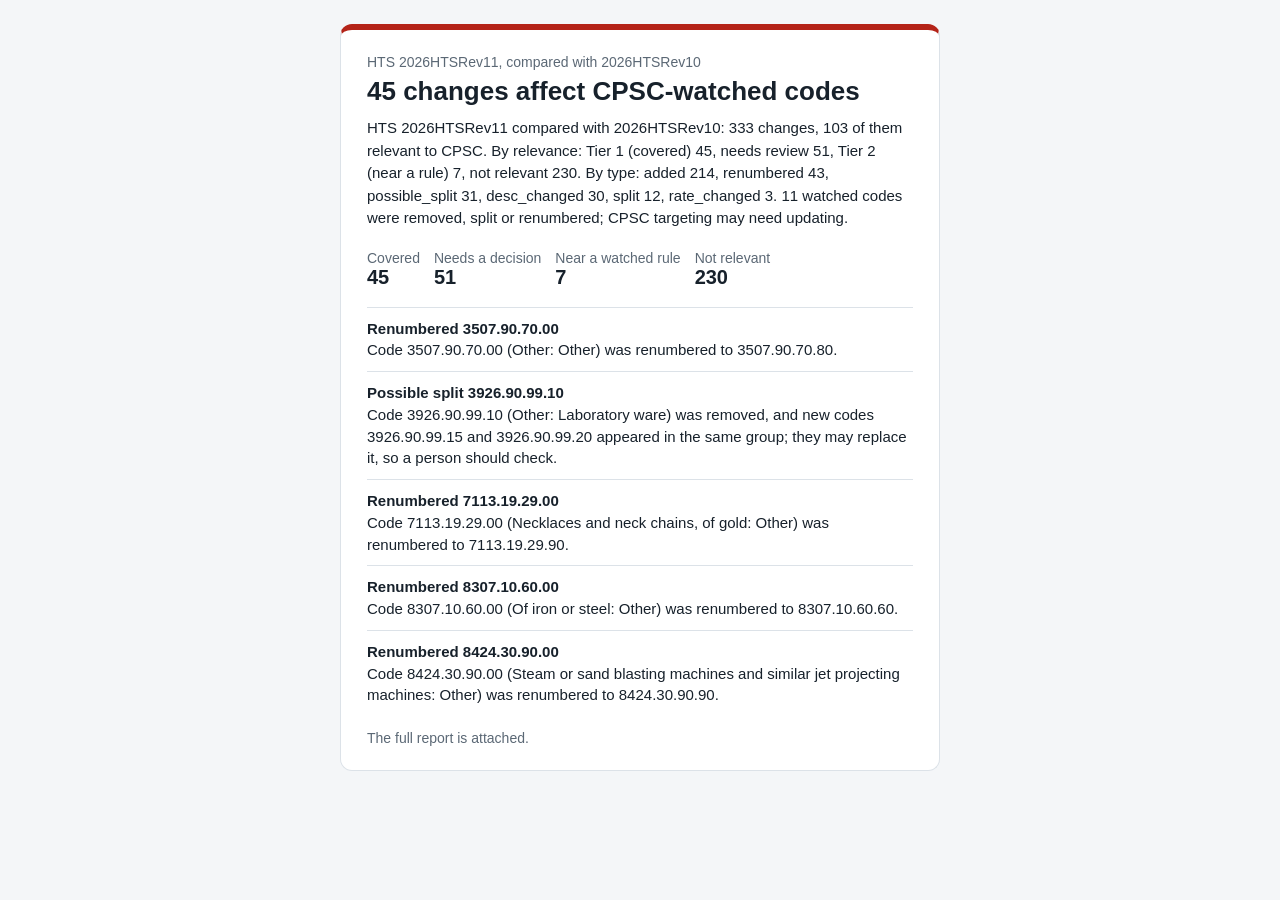
<file: docs/latest/alert_email.html>
<!doctype html>
<html lang="en"><head><meta charset="utf-8"><meta name="viewport" content="width=device-width">
<title>45 changes affect CPSC-watched codes</title></head>
<body style="margin:0;padding:24px 12px;background:#F4F6F8">
<table role="presentation" width="100%" cellpadding="0" cellspacing="0"
  style="max-width:600px;margin:0 auto;background:#FFFFFF;border:1px solid #DCE2E8;border-radius:12px;
  border-top:6px solid #B42318">
<tr><td style="padding:24px 26px">
  <table role="presentation" width="100%" cellpadding="0" cellspacing="0">
  <tr><td style="font:14px Arial,sans-serif;color:#5B6875">HTS 2026HTSRev11,
    compared with 2026HTSRev10</td></tr>
  <tr><td style="padding:6px 0 10px;font:700 26px/1.2 Arial,sans-serif;color:#17212B">
    45 changes affect CPSC-watched codes</td></tr>
  <tr><td style="font:15px/1.5 Arial,sans-serif;color:#17212B">HTS 2026HTSRev11 compared with 2026HTSRev10: 333 changes, 103 of them relevant to CPSC. By relevance: Tier 1 (covered) 45, needs review 51, Tier 2 (near a rule) 7, not relevant 230. By type: added 214, renumbered 43, possible_split 31, desc_changed 30, split 12, rate_changed 3. 11 watched codes were removed, split or renumbered; CPSC targeting may need updating.</td></tr>
  <tr><td style="padding-top:14px"><table role="presentation" cellpadding="0" cellspacing="0">
    <tr><td style="padding:6px 14px 6px 0;font:14px Arial,sans-serif;color:#5B6875">Covered<br><b style="font-size:20px;color:#17212B">45</b></td><td style="padding:6px 14px 6px 0;font:14px Arial,sans-serif;color:#5B6875">Needs a decision<br><b style="font-size:20px;color:#17212B">51</b></td><td style="padding:6px 14px 6px 0;font:14px Arial,sans-serif;color:#5B6875">Near a watched rule<br><b style="font-size:20px;color:#17212B">7</b></td><td style="padding:6px 14px 6px 0;font:14px Arial,sans-serif;color:#5B6875">Not relevant<br><b style="font-size:20px;color:#17212B">230</b></td></tr></table></td></tr>
  <tr><td style="padding-top:12px"><table role="presentation" width="100%" cellpadding="0" cellspacing="0"><tr><td style="padding:10px 0;border-top:1px solid #DCE2E8;font:15px/1.45 Arial,sans-serif;color:#17212B"><b>Renumbered 3507.90.70.00</b><br>Code 3507.90.70.00 (Other: Other) was renumbered to 3507.90.70.80.</td></tr><tr><td style="padding:10px 0;border-top:1px solid #DCE2E8;font:15px/1.45 Arial,sans-serif;color:#17212B"><b>Possible split 3926.90.99.10</b><br>Code 3926.90.99.10 (Other: Laboratory ware) was removed, and new codes 3926.90.99.15 and 3926.90.99.20 appeared in the same group; they may replace it, so a person should check.</td></tr><tr><td style="padding:10px 0;border-top:1px solid #DCE2E8;font:15px/1.45 Arial,sans-serif;color:#17212B"><b>Renumbered 7113.19.29.00</b><br>Code 7113.19.29.00 (Necklaces and neck chains, of gold: Other) was renumbered to 7113.19.29.90.</td></tr><tr><td style="padding:10px 0;border-top:1px solid #DCE2E8;font:15px/1.45 Arial,sans-serif;color:#17212B"><b>Renumbered 8307.10.60.00</b><br>Code 8307.10.60.00 (Of iron or steel: Other) was renumbered to 8307.10.60.60.</td></tr><tr><td style="padding:10px 0;border-top:1px solid #DCE2E8;font:15px/1.45 Arial,sans-serif;color:#17212B"><b>Renumbered 8424.30.90.00</b><br>Code 8424.30.90.00 (Steam or sand blasting machines and similar jet projecting machines: Other) was renumbered to 8424.30.90.90.</td></tr></table></td></tr>
  <tr><td style="padding-top:14px;font:14px Arial,sans-serif;color:#5B6875">The full report is attached.</td></tr>
  </table>
</td></tr></table>
</body></html>
</file>
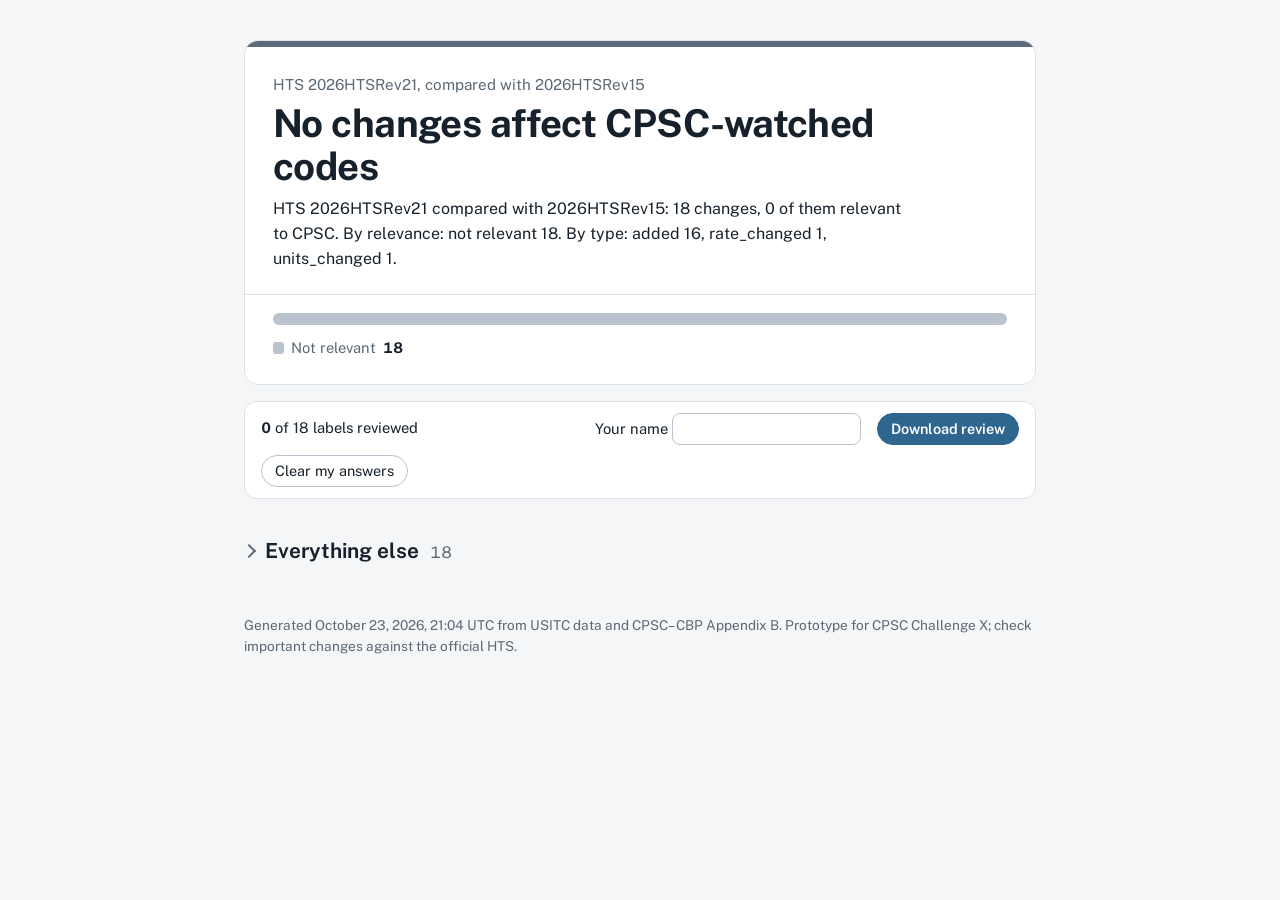
<file: data/outputs/2026HTSRev21/report.html>
<!doctype html>
<html lang="en">
<head>
<meta charset="utf-8">
<meta name="viewport" content="width=device-width, initial-scale=1">
<title>HTS 2026HTSRev21: No changes affect CPSC-watched codes</title>
<link rel="preconnect" href="https://fonts.googleapis.com">
<link href="https://fonts.googleapis.com/css2?family=Public+Sans:wght@400;500;600;700&display=swap" rel="stylesheet">
<style>
:root {
  color-scheme: light;
  --paper: #F4F6F8; --sheet: #FFFFFF; --ink: #17212B; --muted: #5B6875;
  --line: #DCE2E8; --line-strong: #B9C3CD;
  --red: #B42318; --amber: #B54708; --steel: #2F6690; --steel-soft: #6C93B5;
  --urgent: #5D6B7A;
}
@media (prefers-color-scheme: dark) {
  :root {
    color-scheme: dark;
    --paper: #12171D; --sheet: #1A2129; --ink: #E7ECF1; --muted: #9AA7B4;
    --line: #2C3540; --line-strong: #4A5664;
    --red: #F97066; --amber: #FDB022; --steel: #7CB3E0; --steel-soft: #A9C9E6;
    --urgent: #98A2B3;
  }
}
* { box-sizing: border-box; }
body { margin: 0; background: var(--paper); color: var(--ink);
  font: 400 16px/1.55 "Public Sans", "Segoe UI", system-ui, sans-serif; }
.page { max-width: 52rem; margin: 0 auto; padding: 2.5rem 1.25rem 4rem; }
a { color: inherit; }
a:focus-visible, summary:focus-visible { outline: 3px solid var(--steel); outline-offset: 2px; }
.code { font-variant-numeric: tabular-nums; font-weight: 600; letter-spacing: .01em;
  text-decoration-color: var(--line-strong); text-underline-offset: 3px; }

/* the alert card */
.alert { background: var(--sheet); border: 1px solid var(--line); border-radius: 14px; overflow: hidden; }
.alert-head { border-top: 6px solid var(--urgent); padding: 1.6rem 1.75rem 1.4rem; }
.releases { margin: 0; color: var(--muted); font-size: .95rem; }
.alert h1 { margin: .35rem 0 .6rem; font-size: clamp(1.7rem, 4.2vw, 2.4rem); line-height: 1.12;
  font-weight: 700; letter-spacing: -.015em; max-width: 26ch; }
.overview { margin: 0; max-width: 64ch; color: var(--ink); }
.alert-body { padding: 1.1rem 1.75rem 1.5rem; border-top: 1px solid var(--line); }
.strip { display: flex; gap: 3px; height: 12px; border-radius: 6px; overflow: hidden; }
.strip span { min-width: 6px; }
.legend { display: flex; flex-wrap: wrap; gap: .4rem 1.4rem; list-style: none; margin: .75rem 0 0;
  padding: 0; font-size: .92rem; color: var(--muted); }
.legend strong { color: var(--ink); font-variant-numeric: tabular-nums; margin-left: .2rem; }
.swatch { display: inline-block; width: .7rem; height: .7rem; border-radius: 3px; margin-right: .4rem;
  vertical-align: -.05rem; }

/* sections */
.section { margin-top: 2.25rem; }
.section > summary { display: flex; align-items: baseline; gap: .7rem; cursor: pointer; list-style: none; }
.section > summary::-webkit-details-marker { display: none; }
.section > summary::before { content: ""; width: .5rem; height: .5rem; border: solid var(--muted);
  border-width: 0 2px 2px 0; transform: rotate(-45deg); transition: transform .15s; align-self: center; }
.section[open] > summary::before { transform: rotate(45deg); }
.section h2 { margin: 0; font-size: 1.3rem; font-weight: 650; }
.count { color: var(--muted); font-variant-numeric: tabular-nums; }
.intro { margin: .3rem 0 1rem 1.2rem; color: var(--muted); max-width: 64ch; }
.changes { list-style: none; margin: 0; padding: 0; display: grid; gap: .6rem; }
.change { min-width: 0; background: var(--sheet); border: 1px solid var(--line); border-left: 4px solid var(--tier);
  border-radius: 10px; padding: .9rem 1.1rem; }
.change-head { display: flex; flex-wrap: wrap; align-items: baseline; gap: .3rem .75rem; }
.kind { font-weight: 600; }
.tier-name { margin-left: auto; font-size: .85rem; color: var(--muted); }
.summary { margin: .35rem 0 0; max-width: 68ch; }
.reason { margin: .45rem 0 0; font-size: .88rem; color: var(--muted); max-width: 72ch; overflow-wrap: anywhere; }

/* the memorable part: old code branching into its replacements */
.lineage { display: grid; grid-template-columns: auto 2.5rem auto; align-items: center;
  margin: .8rem 0 .1rem; width: fit-content; max-width: 100%; }
.lineage .from, .lineage .to li { border: 1.5px solid var(--line-strong); border-radius: 8px;
  padding: .3rem .7rem; background: var(--paper); white-space: nowrap; }
.lineage .from { border-color: var(--tier); justify-self: start; }
.lineage .branch { align-self: stretch; position: relative; }
.lineage .branch::before { content: ""; position: absolute; left: 0; width: 50%; top: 50%;
  border-top: 1.5px solid var(--line-strong); }
.lineage .to { list-style: none; margin: 0; padding: 0; display: grid; gap: .4rem; position: relative; }
.lineage .to li { position: relative; }
.lineage .to li::before { content: ""; position: absolute; left: calc(-1.25rem - 1.5px); width: 1.25rem;
  top: 50%; border-top: 1.5px solid var(--line-strong); }
.lineage .to::before { content: ""; position: absolute; left: calc(-1.25rem - 1.5px); top: 1rem;
  bottom: 1rem; border-left: 1.5px solid var(--line-strong); }
.lineage-note { margin: .4rem 0 0; font-size: .88rem; color: var(--amber); }

.review { display: flex; flex-wrap: wrap; align-items: center; gap: .45rem .6rem; margin-top: .75rem;
  padding-top: .65rem; border-top: 1px dashed var(--line); font-size: .9rem; }
.review-q { color: var(--muted); }
.vote, .bar-btn { font: inherit; font-size: .9rem; padding: .25rem .8rem; border-radius: 999px; cursor: pointer;
  border: 1.5px solid var(--line-strong); background: transparent; color: var(--ink); }
.vote[data-v="correct"][aria-pressed="true"] { background: var(--steel); border-color: var(--steel); color: var(--sheet); }
.vote[data-v="wrong"][aria-pressed="true"] { background: var(--amber); border-color: var(--amber); color: var(--sheet); }
.fix { display: flex; flex-wrap: wrap; gap: .45rem; flex: 1 1 100%; }
.fix[hidden] { display: none; }
.fix .note { flex: 1 1 14rem; }
.fix select, .fix input, .reviewbar input { font: inherit; font-size: .9rem; padding: .25rem .5rem;
  border: 1.5px solid var(--line-strong); border-radius: 8px; background: var(--sheet); color: var(--ink); }
.change.done { border-color: var(--line); }
.reviewbar { position: sticky; top: 0; z-index: 2; display: flex; flex-wrap: wrap; align-items: center;
  gap: .6rem 1rem; margin-top: 1rem; padding: .7rem 1rem; background: var(--sheet);
  border: 1px solid var(--line); border-radius: 12px; font-size: .92rem; }
.reviewbar .progress { margin: 0; margin-right: auto; }
.reviewbar strong { font-variant-numeric: tabular-nums; }
.bar-btn.primary { background: var(--steel); border-color: var(--steel); color: var(--sheet); font-weight: 600; }
.vote:focus-visible, .bar-btn:focus-visible, .fix select:focus-visible, .fix input:focus-visible,
.reviewbar input:focus-visible { outline: 3px solid var(--steel); outline-offset: 2px; }
.empty { margin-top: 2rem; color: var(--muted); }
footer { margin-top: 3rem; font-size: .85rem; color: var(--muted); }
@media (max-width: 34rem) {
  .alert-head, .alert-body { padding-left: 1.1rem; padding-right: 1.1rem; }
  .tier-name { margin-left: 0; width: 100%; }
  .lineage { grid-template-columns: auto; }
  .lineage .branch { display: none; }
  .lineage .to { margin: .5rem 0 0 1.5rem; }
  .lineage .to::before { top: -.5rem; }
}
@media (prefers-reduced-motion: reduce) { * { transition: none !important; } }
</style>
</head>
<body>
<main class="page">
  <section class="alert" aria-labelledby="headline">
    <div class="alert-head">
      <p class="releases">HTS 2026HTSRev21, compared with 2026HTSRev15</p>
      <h1 id="headline">No changes affect CPSC-watched codes</h1>
      <p class="overview">HTS 2026HTSRev21 compared with 2026HTSRev15: 18 changes, 0 of them relevant to CPSC. By relevance: not relevant 18. By type: added 16, rate_changed 1, units_changed 1.</p>
    </div>
    <div class="alert-body"><div class="strip" aria-hidden="true"><span style="flex:18 1 0;background:var(--line-strong)" title="Not relevant: 18"></span></div><ul class="legend" aria-label="Changes by relevance, 18 in total"><li><span class="swatch" style="background:var(--line-strong)"></span>Not relevant <strong>18</strong></li></ul></div>
  </section>
  <section class="reviewbar" aria-label="Your review">
    <p class="progress"><strong id="done-count">0</strong> of 18 labels reviewed</p>
    <label>Your name <input id="reviewer" type="text" autocomplete="name"></label>
    <button type="button" class="bar-btn primary" id="export">Download review</button>
    <button type="button" class="bar-btn" id="clear">Clear my answers</button>
  </section>
  <details class="section"><summary><h2>Everything else</h2><span class="count">18</span></summary><p class="intro">Listed so nothing is hidden.</p><ol class="changes">
    <li class="change" style="--tier:var(--line-strong)" data-code="9903.03.12"
        data-type="added" data-field=""
        data-tier="not_relevant">
      <div class="change-head">
        <span class="kind">Added</span><a class="code" href="https://hts.usitc.gov/search?query=9903.03.12" target="_blank" rel="noopener">9903.03.12</a>
        <span class="tier-name">Not relevant</span>
      </div>
      <p class="summary">New code 9903.03.12 added (Articles the product of Canada as provided in subdivision (b)(1) of U.S. note 51 to this…).</p>
      <p class="reason">Chapter 99 line (temporary tariff provision, not a product code)</p>
      <div class="review">
        <span class="review-q">Is this label right?</span>
        <button type="button" class="vote" data-v="correct" aria-pressed="false">Right</button>
        <button type="button" class="vote" data-v="wrong" aria-pressed="false">Wrong</button>
        <span class="fix" hidden>
          <label>Should be <select class="should-be"><option value="">Choose a label</option><option value="1">Covered</option><option value="needs_review">Needs a decision</option><option value="2">Near a watched rule</option><option value="3">Similar wording</option><option value="not_relevant">Not relevant</option></select></label>
          <input class="note" type="text" placeholder="Note (optional)" aria-label="Note">
        </span>
      </div>
    </li>
    <li class="change" style="--tier:var(--line-strong)" data-code="9903.03.13"
        data-type="added" data-field=""
        data-tier="not_relevant">
      <div class="change-head">
        <span class="kind">Added</span><a class="code" href="https://hts.usitc.gov/search?query=9903.03.13" target="_blank" rel="noopener">9903.03.13</a>
        <span class="tier-name">Not relevant</span>
      </div>
      <p class="summary">New code 9903.03.13 added (Articles the product of Canada as provided in subdivision (b)(2) of U.S. note 51 to this…).</p>
      <p class="reason">Chapter 99 line (temporary tariff provision, not a product code)</p>
      <div class="review">
        <span class="review-q">Is this label right?</span>
        <button type="button" class="vote" data-v="correct" aria-pressed="false">Right</button>
        <button type="button" class="vote" data-v="wrong" aria-pressed="false">Wrong</button>
        <span class="fix" hidden>
          <label>Should be <select class="should-be"><option value="">Choose a label</option><option value="1">Covered</option><option value="needs_review">Needs a decision</option><option value="2">Near a watched rule</option><option value="3">Similar wording</option><option value="not_relevant">Not relevant</option></select></label>
          <input class="note" type="text" placeholder="Note (optional)" aria-label="Note">
        </span>
      </div>
    </li>
    <li class="change" style="--tier:var(--line-strong)" data-code="9903.03.14"
        data-type="added" data-field=""
        data-tier="not_relevant">
      <div class="change-head">
        <span class="kind">Added</span><a class="code" href="https://hts.usitc.gov/search?query=9903.03.14" target="_blank" rel="noopener">9903.03.14</a>
        <span class="tier-name">Not relevant</span>
      </div>
      <p class="summary">New code 9903.03.14 added (Articles the product of Canada as provided in subdivision (b)(3) of U.S. note 51 to this…).</p>
      <p class="reason">Chapter 99 line (temporary tariff provision, not a product code)</p>
      <div class="review">
        <span class="review-q">Is this label right?</span>
        <button type="button" class="vote" data-v="correct" aria-pressed="false">Right</button>
        <button type="button" class="vote" data-v="wrong" aria-pressed="false">Wrong</button>
        <span class="fix" hidden>
          <label>Should be <select class="should-be"><option value="">Choose a label</option><option value="1">Covered</option><option value="needs_review">Needs a decision</option><option value="2">Near a watched rule</option><option value="3">Similar wording</option><option value="not_relevant">Not relevant</option></select></label>
          <input class="note" type="text" placeholder="Note (optional)" aria-label="Note">
        </span>
      </div>
    </li>
    <li class="change" style="--tier:var(--line-strong)" data-code="9903.03.15"
        data-type="added" data-field=""
        data-tier="not_relevant">
      <div class="change-head">
        <span class="kind">Added</span><a class="code" href="https://hts.usitc.gov/search?query=9903.03.15" target="_blank" rel="noopener">9903.03.15</a>
        <span class="tier-name">Not relevant</span>
      </div>
      <p class="summary">New code 9903.03.15 added (Articles of aluminum, of steel or of copper or derivative aluminum or steel articles; pas…).</p>
      <p class="reason">Chapter 99 line (temporary tariff provision, not a product code)</p>
      <div class="review">
        <span class="review-q">Is this label right?</span>
        <button type="button" class="vote" data-v="correct" aria-pressed="false">Right</button>
        <button type="button" class="vote" data-v="wrong" aria-pressed="false">Wrong</button>
        <span class="fix" hidden>
          <label>Should be <select class="should-be"><option value="">Choose a label</option><option value="1">Covered</option><option value="needs_review">Needs a decision</option><option value="2">Near a watched rule</option><option value="3">Similar wording</option><option value="not_relevant">Not relevant</option></select></label>
          <input class="note" type="text" placeholder="Note (optional)" aria-label="Note">
        </span>
      </div>
    </li>
    <li class="change" style="--tier:var(--line-strong)" data-code="9903.03.16"
        data-type="added" data-field=""
        data-tier="not_relevant">
      <div class="change-head">
        <span class="kind">Added</span><a class="code" href="https://hts.usitc.gov/search?query=9903.03.16" target="_blank" rel="noopener">9903.03.16</a>
        <span class="tier-name">Not relevant</span>
      </div>
      <p class="summary">New code 9903.03.16 added (Articles of civil aircraft (all aircraft other than military aircraft and unmanned aircra…).</p>
      <p class="reason">Chapter 99 line (temporary tariff provision, not a product code)</p>
      <div class="review">
        <span class="review-q">Is this label right?</span>
        <button type="button" class="vote" data-v="correct" aria-pressed="false">Right</button>
        <button type="button" class="vote" data-v="wrong" aria-pressed="false">Wrong</button>
        <span class="fix" hidden>
          <label>Should be <select class="should-be"><option value="">Choose a label</option><option value="1">Covered</option><option value="needs_review">Needs a decision</option><option value="2">Near a watched rule</option><option value="3">Similar wording</option><option value="not_relevant">Not relevant</option></select></label>
          <input class="note" type="text" placeholder="Note (optional)" aria-label="Note">
        </span>
      </div>
    </li>
    <li class="change" style="--tier:var(--line-strong)" data-code="9903.04.70"
        data-type="added" data-field=""
        data-tier="not_relevant">
      <div class="change-head">
        <span class="kind">Added</span><a class="code" href="https://hts.usitc.gov/search?query=9903.04.70" target="_blank" rel="noopener">9903.04.70</a>
        <span class="tier-name">Not relevant</span>
      </div>
      <p class="summary">New code 9903.04.70 added (Pharmaceutical articles and associated ingredients provided for in subdivision (c) of U.S…).</p>
      <p class="reason">Chapter 99 line (temporary tariff provision, not a product code)</p>
      <div class="review">
        <span class="review-q">Is this label right?</span>
        <button type="button" class="vote" data-v="correct" aria-pressed="false">Right</button>
        <button type="button" class="vote" data-v="wrong" aria-pressed="false">Wrong</button>
        <span class="fix" hidden>
          <label>Should be <select class="should-be"><option value="">Choose a label</option><option value="1">Covered</option><option value="needs_review">Needs a decision</option><option value="2">Near a watched rule</option><option value="3">Similar wording</option><option value="not_relevant">Not relevant</option></select></label>
          <input class="note" type="text" placeholder="Note (optional)" aria-label="Note">
        </span>
      </div>
    </li>
    <li class="change" style="--tier:var(--line-strong)" data-code="9903.08.20"
        data-type="added" data-field=""
        data-tier="not_relevant">
      <div class="change-head">
        <span class="kind">Added</span><a class="code" href="https://hts.usitc.gov/search?query=9903.08.20" target="_blank" rel="noopener">9903.08.20</a>
        <span class="tier-name">Not relevant</span>
      </div>
      <p class="summary">New code 9903.08.20 added (Articles provided for in the enumerated provisions of subdivision (c) of U.S. note 43 to…).</p>
      <p class="reason">Chapter 99 line (temporary tariff provision, not a product code)</p>
      <div class="review">
        <span class="review-q">Is this label right?</span>
        <button type="button" class="vote" data-v="correct" aria-pressed="false">Right</button>
        <button type="button" class="vote" data-v="wrong" aria-pressed="false">Wrong</button>
        <span class="fix" hidden>
          <label>Should be <select class="should-be"><option value="">Choose a label</option><option value="1">Covered</option><option value="needs_review">Needs a decision</option><option value="2">Near a watched rule</option><option value="3">Similar wording</option><option value="not_relevant">Not relevant</option></select></label>
          <input class="note" type="text" placeholder="Note (optional)" aria-label="Note">
        </span>
      </div>
    </li>
    <li class="change" style="--tier:var(--line-strong)" data-code="9903.08.21"
        data-type="added" data-field=""
        data-tier="not_relevant">
      <div class="change-head">
        <span class="kind">Added</span><a class="code" href="https://hts.usitc.gov/search?query=9903.08.21" target="_blank" rel="noopener">9903.08.21</a>
        <span class="tier-name">Not relevant</span>
      </div>
      <p class="summary">New code 9903.08.21 added (Except as provided in headings 9903.08.23–9903.08.26, unmanned aircraft, their parts and…).</p>
      <p class="reason">Chapter 99 line (temporary tariff provision, not a product code)</p>
      <div class="review">
        <span class="review-q">Is this label right?</span>
        <button type="button" class="vote" data-v="correct" aria-pressed="false">Right</button>
        <button type="button" class="vote" data-v="wrong" aria-pressed="false">Wrong</button>
        <span class="fix" hidden>
          <label>Should be <select class="should-be"><option value="">Choose a label</option><option value="1">Covered</option><option value="needs_review">Needs a decision</option><option value="2">Near a watched rule</option><option value="3">Similar wording</option><option value="not_relevant">Not relevant</option></select></label>
          <input class="note" type="text" placeholder="Note (optional)" aria-label="Note">
        </span>
      </div>
    </li>
    <li class="change" style="--tier:var(--line-strong)" data-code="9903.08.22"
        data-type="added" data-field=""
        data-tier="not_relevant">
      <div class="change-head">
        <span class="kind">Added</span><a class="code" href="https://hts.usitc.gov/search?query=9903.08.22" target="_blank" rel="noopener">9903.08.22</a>
        <span class="tier-name">Not relevant</span>
      </div>
      <p class="summary">New code 9903.08.22 added (Except as provided in headings 9903.08.23–9903.08.26, unmanned aircraft, as provided for…).</p>
      <p class="reason">Chapter 99 line (temporary tariff provision, not a product code)</p>
      <div class="review">
        <span class="review-q">Is this label right?</span>
        <button type="button" class="vote" data-v="correct" aria-pressed="false">Right</button>
        <button type="button" class="vote" data-v="wrong" aria-pressed="false">Wrong</button>
        <span class="fix" hidden>
          <label>Should be <select class="should-be"><option value="">Choose a label</option><option value="1">Covered</option><option value="needs_review">Needs a decision</option><option value="2">Near a watched rule</option><option value="3">Similar wording</option><option value="not_relevant">Not relevant</option></select></label>
          <input class="note" type="text" placeholder="Note (optional)" aria-label="Note">
        </span>
      </div>
    </li>
    <li class="change" style="--tier:var(--line-strong)" data-code="9903.08.23"
        data-type="added" data-field=""
        data-tier="not_relevant">
      <div class="change-head">
        <span class="kind">Added</span><a class="code" href="https://hts.usitc.gov/search?query=9903.08.23" target="_blank" rel="noopener">9903.08.23</a>
        <span class="tier-name">Not relevant</span>
      </div>
      <p class="summary">New code 9903.08.23 added (Unmanned aircraft, their parts and components that are the product of the United Kingdom,…).</p>
      <p class="reason">Chapter 99 line (temporary tariff provision, not a product code)</p>
      <div class="review">
        <span class="review-q">Is this label right?</span>
        <button type="button" class="vote" data-v="correct" aria-pressed="false">Right</button>
        <button type="button" class="vote" data-v="wrong" aria-pressed="false">Wrong</button>
        <span class="fix" hidden>
          <label>Should be <select class="should-be"><option value="">Choose a label</option><option value="1">Covered</option><option value="needs_review">Needs a decision</option><option value="2">Near a watched rule</option><option value="3">Similar wording</option><option value="not_relevant">Not relevant</option></select></label>
          <input class="note" type="text" placeholder="Note (optional)" aria-label="Note">
        </span>
      </div>
    </li>
    <li class="change" style="--tier:var(--line-strong)" data-code="9903.08.24"
        data-type="added" data-field=""
        data-tier="not_relevant">
      <div class="change-head">
        <span class="kind">Added</span><a class="code" href="https://hts.usitc.gov/search?query=9903.08.24" target="_blank" rel="noopener">9903.08.24</a>
        <span class="tier-name">Not relevant</span>
      </div>
      <p class="summary">New code 9903.08.24 added (Unmanned aircraft, their parts and components that are the product of Japan, Liechtenstei…).</p>
      <p class="reason">Chapter 99 line (temporary tariff provision, not a product code)</p>
      <div class="review">
        <span class="review-q">Is this label right?</span>
        <button type="button" class="vote" data-v="correct" aria-pressed="false">Right</button>
        <button type="button" class="vote" data-v="wrong" aria-pressed="false">Wrong</button>
        <span class="fix" hidden>
          <label>Should be <select class="should-be"><option value="">Choose a label</option><option value="1">Covered</option><option value="needs_review">Needs a decision</option><option value="2">Near a watched rule</option><option value="3">Similar wording</option><option value="not_relevant">Not relevant</option></select></label>
          <input class="note" type="text" placeholder="Note (optional)" aria-label="Note">
        </span>
      </div>
    </li>
    <li class="change" style="--tier:var(--line-strong)" data-code="9903.08.25"
        data-type="added" data-field=""
        data-tier="not_relevant">
      <div class="change-head">
        <span class="kind">Added</span><a class="code" href="https://hts.usitc.gov/search?query=9903.08.25" target="_blank" rel="noopener">9903.08.25</a>
        <span class="tier-name">Not relevant</span>
      </div>
      <p class="summary">New code 9903.08.25 added (Unmanned aircraft, their parts and components, as provided for in subdivision (c) of U.S.…).</p>
      <p class="reason">Chapter 99 line (temporary tariff provision, not a product code)</p>
      <div class="review">
        <span class="review-q">Is this label right?</span>
        <button type="button" class="vote" data-v="correct" aria-pressed="false">Right</button>
        <button type="button" class="vote" data-v="wrong" aria-pressed="false">Wrong</button>
        <span class="fix" hidden>
          <label>Should be <select class="should-be"><option value="">Choose a label</option><option value="1">Covered</option><option value="needs_review">Needs a decision</option><option value="2">Near a watched rule</option><option value="3">Similar wording</option><option value="not_relevant">Not relevant</option></select></label>
          <input class="note" type="text" placeholder="Note (optional)" aria-label="Note">
        </span>
      </div>
    </li>
    <li class="change" style="--tier:var(--line-strong)" data-code="9903.08.26"
        data-type="added" data-field=""
        data-tier="not_relevant">
      <div class="change-head">
        <span class="kind">Added</span><a class="code" href="https://hts.usitc.gov/search?query=9903.08.26" target="_blank" rel="noopener">9903.08.26</a>
        <span class="tier-name">Not relevant</span>
      </div>
      <p class="summary">New code 9903.08.26 added (Unmanned aircraft, their parts and components, as provided for in subdivision (c) of U.S.…).</p>
      <p class="reason">Chapter 99 line (temporary tariff provision, not a product code)</p>
      <div class="review">
        <span class="review-q">Is this label right?</span>
        <button type="button" class="vote" data-v="correct" aria-pressed="false">Right</button>
        <button type="button" class="vote" data-v="wrong" aria-pressed="false">Wrong</button>
        <span class="fix" hidden>
          <label>Should be <select class="should-be"><option value="">Choose a label</option><option value="1">Covered</option><option value="needs_review">Needs a decision</option><option value="2">Near a watched rule</option><option value="3">Similar wording</option><option value="not_relevant">Not relevant</option></select></label>
          <input class="note" type="text" placeholder="Note (optional)" aria-label="Note">
        </span>
      </div>
    </li>
    <li class="change" style="--tier:var(--line-strong)" data-code="9903.45.30"
        data-type="added" data-field=""
        data-tier="not_relevant">
      <div class="change-head">
        <span class="kind">Added</span><a class="code" href="https://hts.usitc.gov/search?query=9903.45.30" target="_blank" rel="noopener">9903.45.30</a>
        <span class="tier-name">Not relevant</span>
      </div>
      <p class="summary">New code 9903.45.30 added (Quartz surface products, as defined in U.S. note 41(a) to this subchapter, when the produ…).</p>
      <p class="reason">Chapter 99 line (temporary tariff provision, not a product code)</p>
      <div class="review">
        <span class="review-q">Is this label right?</span>
        <button type="button" class="vote" data-v="correct" aria-pressed="false">Right</button>
        <button type="button" class="vote" data-v="wrong" aria-pressed="false">Wrong</button>
        <span class="fix" hidden>
          <label>Should be <select class="should-be"><option value="">Choose a label</option><option value="1">Covered</option><option value="needs_review">Needs a decision</option><option value="2">Near a watched rule</option><option value="3">Similar wording</option><option value="not_relevant">Not relevant</option></select></label>
          <input class="note" type="text" placeholder="Note (optional)" aria-label="Note">
        </span>
      </div>
    </li>
    <li class="change" style="--tier:var(--line-strong)" data-code="9903.45.31"
        data-type="added" data-field=""
        data-tier="not_relevant">
      <div class="change-head">
        <span class="kind">Added</span><a class="code" href="https://hts.usitc.gov/search?query=9903.45.31" target="_blank" rel="noopener">9903.45.31</a>
        <span class="tier-name">Not relevant</span>
      </div>
      <p class="summary">New code 9903.45.31 added (Quartz surface products, as defined in U.S. note 41(a) to this subchapter, when the produ…).</p>
      <p class="reason">Chapter 99 line (temporary tariff provision, not a product code)</p>
      <div class="review">
        <span class="review-q">Is this label right?</span>
        <button type="button" class="vote" data-v="correct" aria-pressed="false">Right</button>
        <button type="button" class="vote" data-v="wrong" aria-pressed="false">Wrong</button>
        <span class="fix" hidden>
          <label>Should be <select class="should-be"><option value="">Choose a label</option><option value="1">Covered</option><option value="needs_review">Needs a decision</option><option value="2">Near a watched rule</option><option value="3">Similar wording</option><option value="not_relevant">Not relevant</option></select></label>
          <input class="note" type="text" placeholder="Note (optional)" aria-label="Note">
        </span>
      </div>
    </li>
    <li class="change" style="--tier:var(--line-strong)" data-code="9903.54.02"
        data-type="added" data-field=""
        data-tier="not_relevant">
      <div class="change-head">
        <span class="kind">Added</span><a class="code" href="https://hts.usitc.gov/search?query=9903.54.02" target="_blank" rel="noopener">9903.54.02</a>
        <span class="tier-name">Not relevant</span>
      </div>
      <p class="summary">New code 9903.54.02 added (In addition to the aggregate quantity of beef specified in additional U.S. note 3(a) to c…).</p>
      <p class="reason">Chapter 99 line (temporary tariff provision, not a product code)</p>
      <div class="review">
        <span class="review-q">Is this label right?</span>
        <button type="button" class="vote" data-v="correct" aria-pressed="false">Right</button>
        <button type="button" class="vote" data-v="wrong" aria-pressed="false">Wrong</button>
        <span class="fix" hidden>
          <label>Should be <select class="should-be"><option value="">Choose a label</option><option value="1">Covered</option><option value="needs_review">Needs a decision</option><option value="2">Near a watched rule</option><option value="3">Similar wording</option><option value="not_relevant">Not relevant</option></select></label>
          <input class="note" type="text" placeholder="Note (optional)" aria-label="Note">
        </span>
      </div>
    </li>
    <li class="change" style="--tier:var(--line-strong)" data-code="2908.91.00.00"
        data-type="rate_changed" data-field="special"
        data-tier="not_relevant">
      <div class="change-head">
        <span class="kind">Rate change</span><a class="code" href="https://hts.usitc.gov/search?query=2908.91.00.00" target="_blank" rel="noopener">2908.91.00.00</a>
        <span class="tier-name">Not relevant</span>
      </div>
      <p class="summary">The special duty rate on 2908.91.00.00 (Other: Dinoseb (ISO) and its salts) changed from Free (A,AU,BH,CL,CO,D,E,IL,JO,L,KR,L,MA,OM,P,PA,PE,S,SG) to Free (A,AU,BH,CL,CO,D,E,IL,JO,KR,L,MA,OM,P,PA,PE,S,SG).</p>
      <p class="reason">no Appendix B rule, nearby rule, or CPSC product wording</p>
      <div class="review">
        <span class="review-q">Is this label right?</span>
        <button type="button" class="vote" data-v="correct" aria-pressed="false">Right</button>
        <button type="button" class="vote" data-v="wrong" aria-pressed="false">Wrong</button>
        <span class="fix" hidden>
          <label>Should be <select class="should-be"><option value="">Choose a label</option><option value="1">Covered</option><option value="needs_review">Needs a decision</option><option value="2">Near a watched rule</option><option value="3">Similar wording</option><option value="not_relevant">Not relevant</option></select></label>
          <input class="note" type="text" placeholder="Note (optional)" aria-label="Note">
        </span>
      </div>
    </li>
    <li class="change" style="--tier:var(--line-strong)" data-code="7020.00.60.00"
        data-type="units_changed" data-field="units"
        data-tier="not_relevant">
      <div class="change-head">
        <span class="kind">Units change</span><a class="code" href="https://hts.usitc.gov/search?query=7020.00.60.00" target="_blank" rel="noopener">7020.00.60.00</a>
        <span class="tier-name">Not relevant</span>
      </div>
      <p class="summary">The unit of quantity for 7020.00.60.00 changed from No. to No., m2.</p>
      <p class="reason">no Appendix B rule, nearby rule, or CPSC product wording</p>
      <div class="review">
        <span class="review-q">Is this label right?</span>
        <button type="button" class="vote" data-v="correct" aria-pressed="false">Right</button>
        <button type="button" class="vote" data-v="wrong" aria-pressed="false">Wrong</button>
        <span class="fix" hidden>
          <label>Should be <select class="should-be"><option value="">Choose a label</option><option value="1">Covered</option><option value="needs_review">Needs a decision</option><option value="2">Near a watched rule</option><option value="3">Similar wording</option><option value="not_relevant">Not relevant</option></select></label>
          <input class="note" type="text" placeholder="Note (optional)" aria-label="Note">
        </span>
      </div>
    </li></ol></details>
  <footer>Generated October 23, 2026, 21:04 UTC from USITC data and CPSC–CBP Appendix B.
  Prototype for CPSC Challenge X; check important changes against the official HTS.</footer>
</main>
<script>
(() => {
  const REL = {"from": "2026HTSRev15", "to": "2026HTSRev21"};
  const KEY = "hts-review:" + REL.from + ":" + REL.to;
  let state = {};
  try { state = JSON.parse(localStorage.getItem(KEY) || "{}"); } catch (e) { state = {}; }
  const save = () => { try { localStorage.setItem(KEY, JSON.stringify(state)); } catch (e) {} };
  const items = [...document.querySelectorAll(".change")];
  const id = li => [li.dataset.code, li.dataset.type, li.dataset.field].join("|");
  const nameBox = document.getElementById("reviewer");
  try { nameBox.value = localStorage.getItem("hts-reviewer") || ""; } catch (e) {}
  nameBox?.addEventListener("input", () => { try { localStorage.setItem("hts-reviewer", nameBox.value); } catch (e) {} });

  function paint(li) {
    const a = state[id(li)];
    li.querySelectorAll(".vote").forEach(b => b.setAttribute("aria-pressed", String(!!a && a.verdict === b.dataset.v)));
    const fix = li.querySelector(".fix");
    fix.hidden = !(a && a.verdict === "wrong");
    if (a) { li.querySelector(".should-be").value = a.correct_tier || ""; li.querySelector(".note").value = a.note || ""; }
    li.classList.toggle("done", !!a);
    document.getElementById("done-count").textContent = items.filter(x => state[id(x)]).length;
  }

  items.forEach(li => {
    const touch = patch => {
      state[id(li)] = { ...(state[id(li)] || {}), ...patch, reviewed_at: new Date().toISOString() };
      save(); paint(li);
    };
    li.querySelectorAll(".vote").forEach(b => b.addEventListener("click", () => {
      const cur = state[id(li)];
      if (cur && cur.verdict === b.dataset.v) { delete state[id(li)]; save(); paint(li); return; }
      touch(b.dataset.v === "correct" ? { verdict: "correct", correct_tier: "", note: cur?.note || "" }
                                      : { verdict: "wrong" });
      if (b.dataset.v === "wrong") li.querySelector(".should-be").focus();
    }));
    li.querySelector(".should-be").addEventListener("change", e => touch({ correct_tier: e.target.value }));
    li.querySelector(".note").addEventListener("input", e => touch({ note: e.target.value }));
    paint(li);
  });

  const cell = v => /[",\n]/.test(v) ? '"' + String(v).replace(/"/g, '""') + '"' : String(v);
  document.getElementById("export")?.addEventListener("click", () => {
    const head = ["from_release","to_release","code","change_type","field","tool_tier",
                  "verdict","correct_tier","note","reviewer","reviewed_at"];
    const rows = items.filter(li => state[id(li)]).map(li => {
      const a = state[id(li)];
      return [REL.from, REL.to, li.dataset.code, li.dataset.type, li.dataset.field, li.dataset.tier,
              a.verdict, a.correct_tier || "", a.note || "", nameBox?.value || "", a.reviewed_at];
    });
    if (!rows.length) { alert("Mark at least one label as Right or Wrong first."); return; }
    const csv = "\ufeff" + [head, ...rows].map(r => r.map(cell).join(",")).join("\r\n");
    const a = document.createElement("a");
    a.href = URL.createObjectURL(new Blob([csv], { type: "text/csv" }));
    a.download = "review_" + REL.from + "_" + REL.to + ".csv";
    document.body.appendChild(a); a.click(); a.remove();
  });
  document.getElementById("clear")?.addEventListener("click", () => {
    if (!confirm("Clear all your answers for this report?")) return;
    state = {}; save(); items.forEach(paint);
  });
})();
</script>
</body>
</html>
</file>
